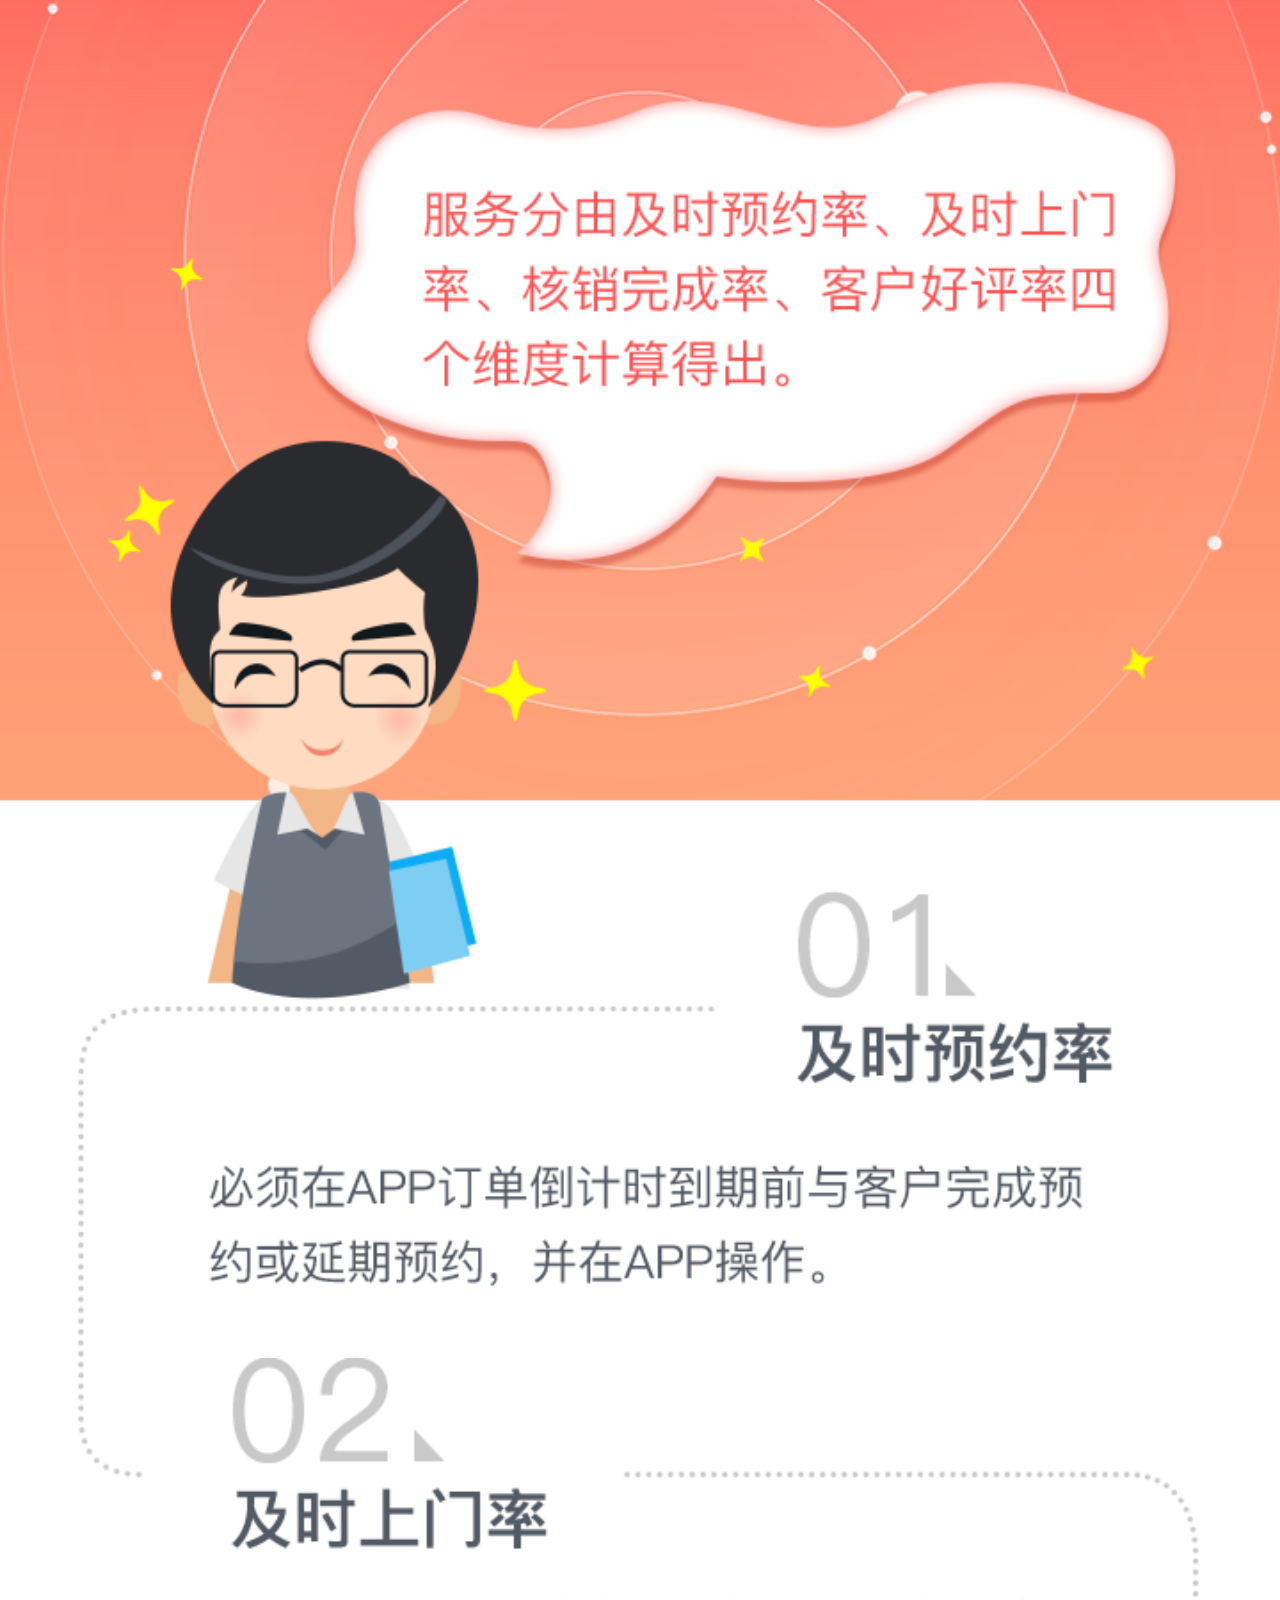
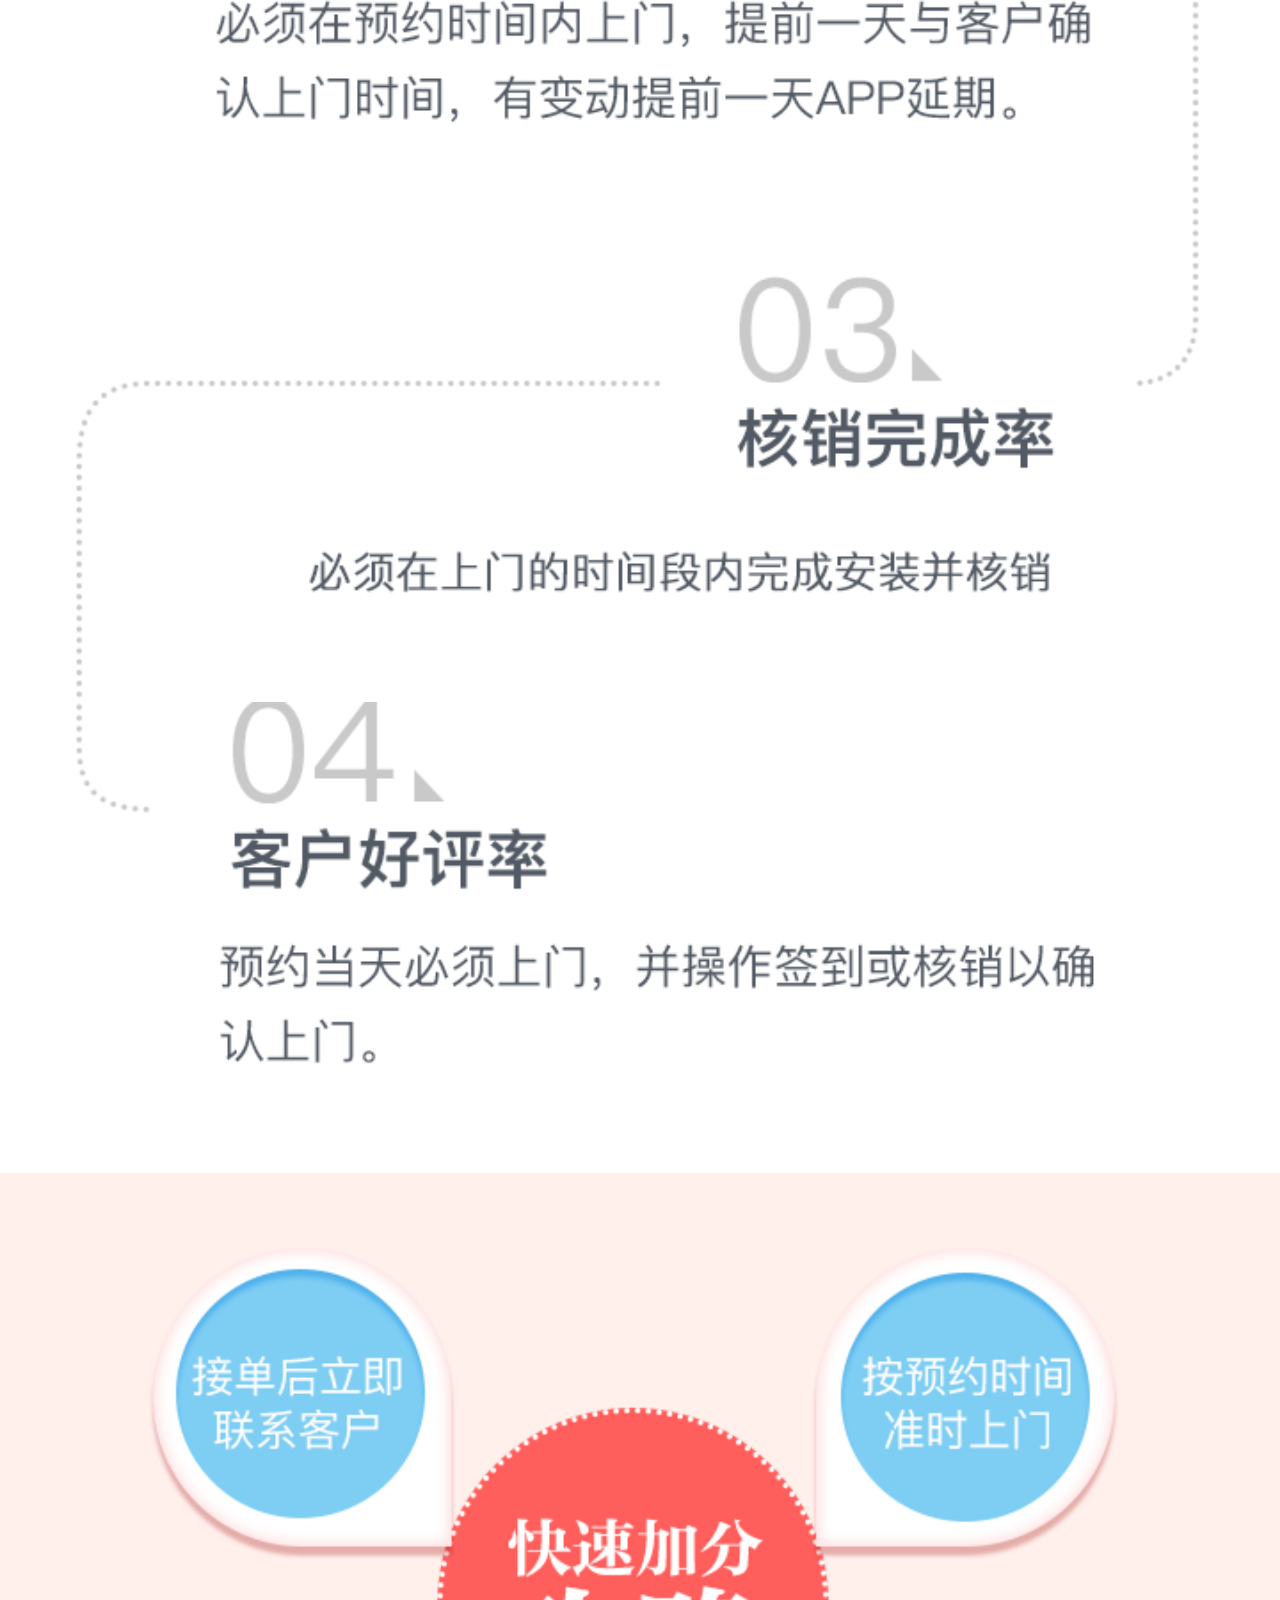
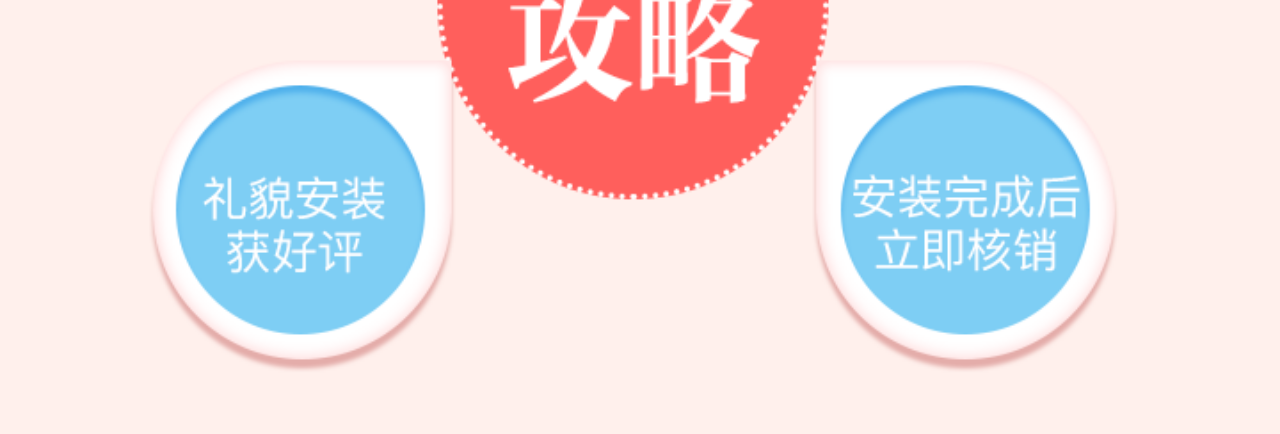
<file: doc-description.html>
<!DOCTYPE html>
<html lang="zh-cn">
<head>
  <meta charset="UTF-8"/>
  <title>Document</title>
  <meta name="viewport" content="width=device-width, initial-scale=1,user-scalable=no">
  <link href="style/css/mzui.css" rel="stylesheet">
</head>
<body>
  <div class="docmain">
    <img class="img1" src="style/img/pic_0.png" />
    <img class="img1" src="style/img/pic_1.png" />
    <img class="img1" src="style/img/pic_2.png" />
    <img class="img1" src="style/img/pic_3.png" />
    <img class="img1" src="style/img/pic_4.png" />
    <img class="img1" src="style/img/pic_5.png" />
  </div>
</body>
</html>
</file>
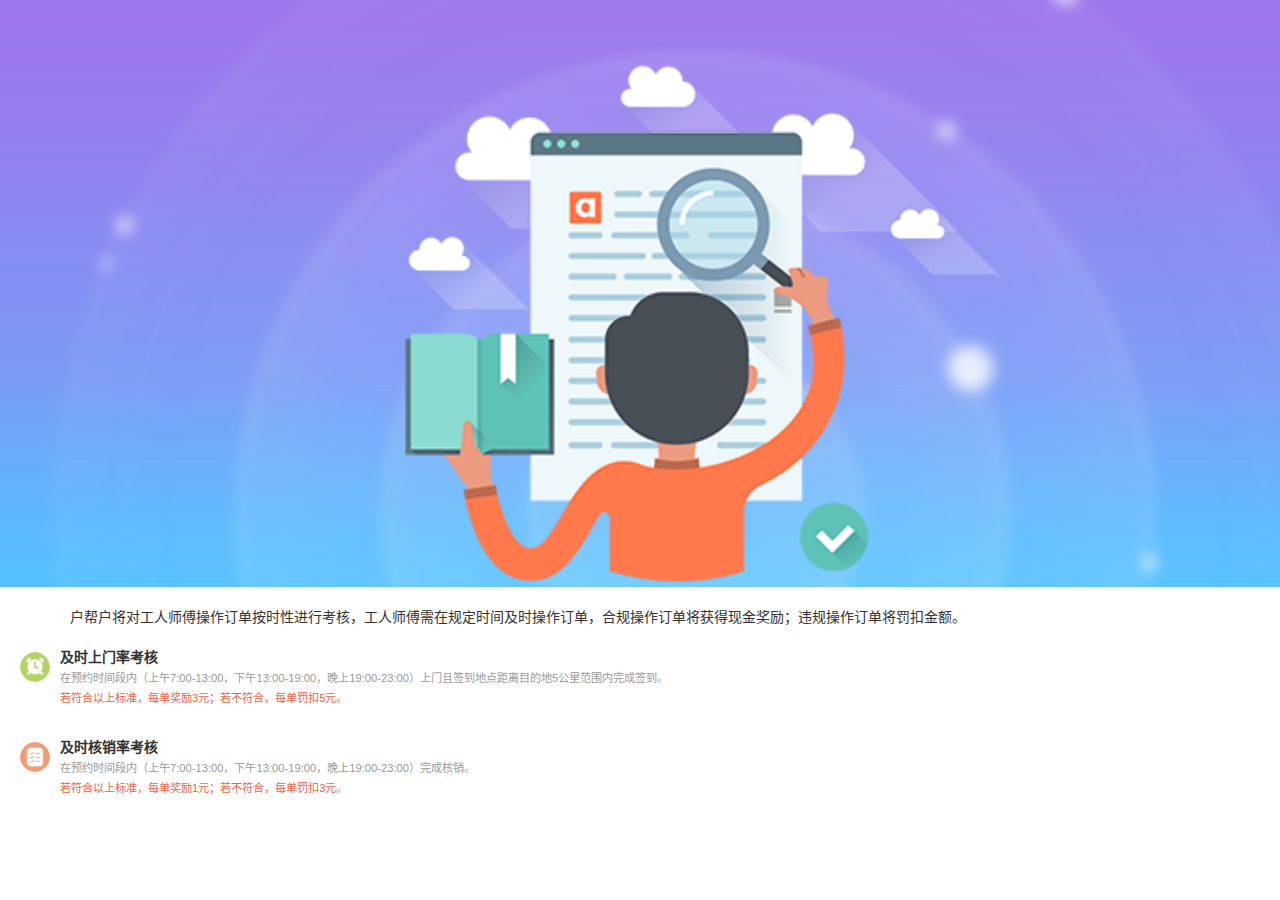
<file: doc.html>
<!DOCTYPE html>
<html lang="zh-cn">
<head>
  <meta charset="UTF-8"/>
  <title>奖惩规则</title>
  <meta name="viewport" content="width=device-width, initial-scale=1,user-scalable=no">
  <link href="style/css/mzui.css" rel="stylesheet">
</head>
<body class="docmain">
    <img class="img1" src="style/img/pic.png" />
    <div class="container" style="margin-top:1rem">
      <div class="container">
        <p>户帮户将对工人师傅操作订单按时性进行考核，工人师傅需在规定时间及时操作订单，合规操作订单将获得现金奖励；违规操作订单将罚扣金额。</p>
      </div>
    </div>
    <div class="list">
      <div class="item with-avatar multi-lines">
        <div class="avatar circle"><img class="img2" src="style/img/icon_1.png" /></div>
        <div class="content">
          <div class="t-title">及时上门率考核</div>
          <div>
            <small class="muted">在预约时间段内（上午7:00-13:00，下午13:00-19:00，晚上19:00-23:00）上门且签到地点距离目的地5公里范围内完成签到。</small><br>
            <small class="text-danger">若符合以上标准，每单奖励3元；若不符合，每单罚扣5元。</small>
          </div>
        </div>
      </div>
      <div class="item with-avatar multi-lines">
        <div class="avatar circle"><img class="img2" src="style/img/icon_3.png" /></div>
        <div class="content">
          <div class="t-title">及时核销率考核</div>
          <div>
            <small class="muted">在预约时间段内（上午7:00-13:00，下午13:00-19:00，晚上19:00-23:00）完成核销。</small><br>
            <small class="text-danger">若符合以上标准，每单奖励1元；若不符合，每单罚扣3元。</small>
          </div>
        </div>
      </div>
    </div>
</body>
</html>
</file>
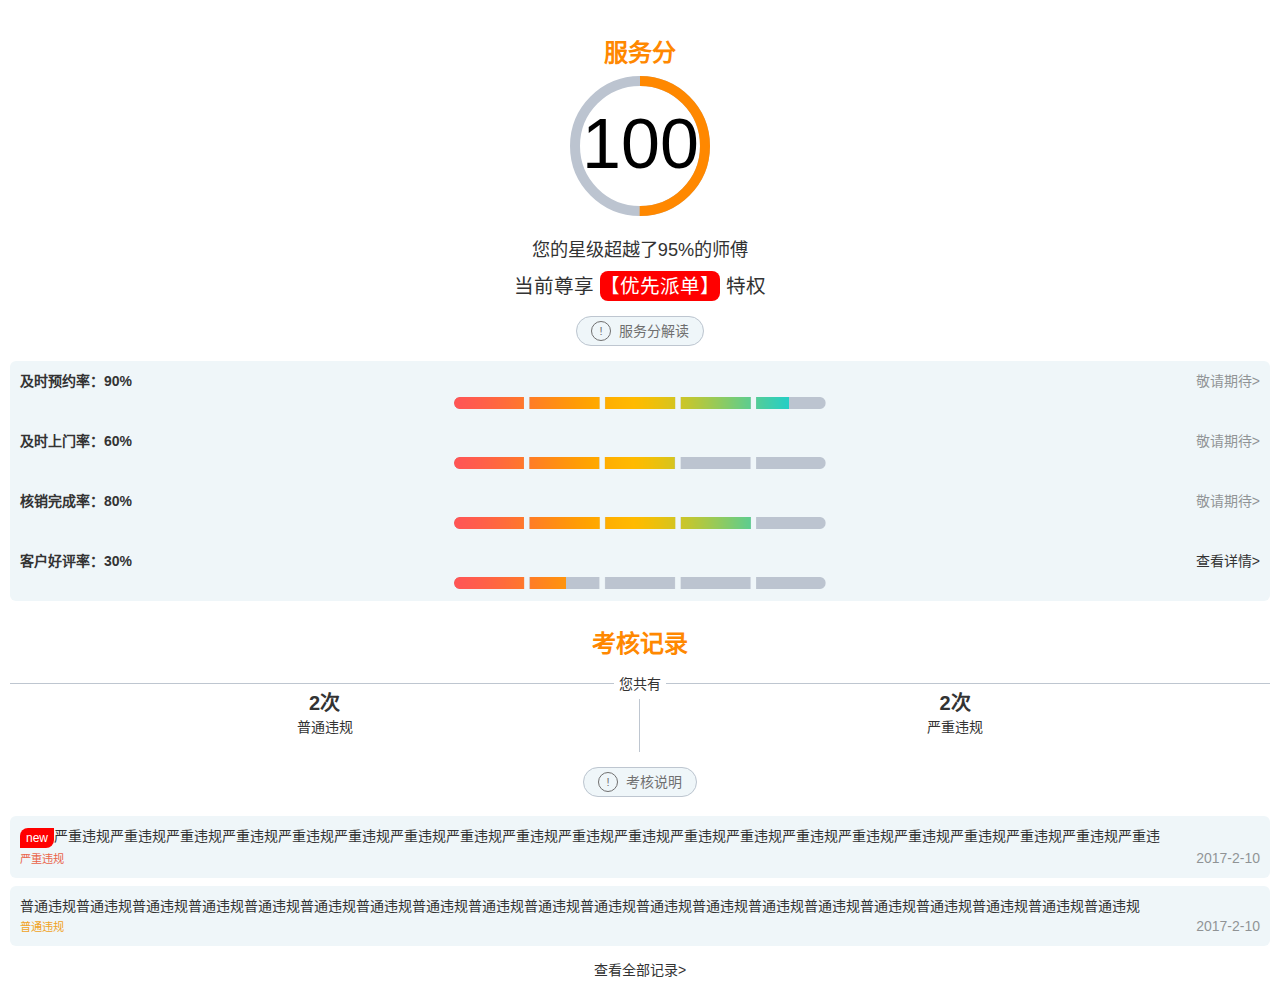
<file: index1.html>
<!DOCTYPE html>
<html lang="zh-cn">
<head>
  <meta charset="UTF-8"/>
  <title>Document</title>
  <meta name="viewport" content="width=device-width, initial-scale=1,user-scalable=no">
  <link href="style/css/mzui.css" rel="stylesheet">
</head>
<body class="recording">
  <h1 class="row-h1 text-center">服务分</h1>
  <div style="width:141px;height:141px;margin:0 auto;">
  <svg style="width:100%;height:100%">
      <text style="fill:black;text-anchor: middle;pointer-events: auto;" font-size="70" x="50%" y="50%" dy=".3em">100</text>
      <circle cx="70" cy="70" r="65" stroke-width="10" stroke="#bcc4d0" fill="none"></circle>
      <circle id="c1" cx="70" cy="70" r="65" stroke-width="10" stroke="#ff8800" fill="none" style="transform:rotate(-90deg) translate(-140px, 0px)" stroke-dasharray=""></circle>
    </svg>
  </div>
  <div style="margin:1rem 0">
  <p class="stress" style="font-size:1.3em">您的星级超越了95%的师傅</p>
  <p class="stress">当前尊享<small class="textsmall">【优先派单】</small>特权</p>
  </div>
  <p class="text-center"><a class="doc_description" href="doc-description.html"><small class="avatar circle outline textsmall">!</small>服务分解读</a></p>

  <div class="list service-points">
    <div class="item multi-lines with-avatar">
      <div class="content">
        <div>
          <b>及时预约率：90%</b>
          <a class="pull-right muted">敬请期待></a>
        </div>
        <div class="progress-h1">
          <div class="progress-sub" style="width:90%"></div>
        </div>
      </div>
    </div>
    <div class="item multi-lines with-avatar">
      <div class="content">
        <div>
          <b>及时上门率：60%</b>
          <a class="pull-right muted">敬请期待></a>
        </div>
        <div class="progress-h1">
          <div class="progress-sub" style="width:60%"></div>
        </div>
      </div>
    </div>
    <div class="item multi-lines with-avatar">
      <div class="content">
        <div>
          <b>核销完成率：80%</b>
          <a class="pull-right muted">敬请期待></a>
        </div>
        <div class="progress-h1">
          <div class="progress-sub" style="width:80%"></div>
        </div>
      </div>
    </div>
    <div class="item multi-lines with-avatar">
      <div class="content">
        <div>
          <b>客户好评率：30%</b>
          <a href="index.html" class="pull-right">查看详情></a>
        </div>
        <div class="progress-h1">
          <div class="progress-sub" style="width:30%"></div>
        </div>
      </div>
    </div>
  </div>

  <h1 class="row-h1 text-center">考核记录</h1>
  <div class="weigui-boxp">
    <div class="row relative weigui-box">
      <span class="weigui-span">您共有</span>
      <div class="cell-6 text-center weigui-right">
        <p class="weigui"><b>2次</b><br>普通违规</p>
      </div>
      <div class="cell-6 text-center">
        <p class="weigui"><b>2次</b><br>严重违规</p>
      </div>
    </div>
  </div>

  <p class="text-center"><a class="doc_description" href="doc.html"><small class="avatar circle outline textsmall">!</small>考核说明</a></p>
  <div class="list recording">
    <div class="item multi-lines with-avatar row-padding">
      <div class="content row-bg">
        <span class="title"><small class="label  new">new</small>严重违规严重违规严重违规严重违规严重违规严重违规严重违规严重违规严重违规严重违规严重违规严重违规严重违规严重违规严重违规严重违规严重违规严重违规严重违规严重违</span>
        <div>
          <small class="text-red">严重违规</small>
          <div class="pull-right muted">2017-2-10</div>
        </div>
      </div>
    </div>
    <div class="item multi-lines with-avatar row-padding">
      <div class="content row-bg">
        <span class="title">普通违规普通违规普通违规普通违规普通违规普通违规普通违规普通违规普通违规普通违规普通违规普通违规普通违规普通违规普通违规普通违规普通违规普通违规普通违规普通违规</span>
        <div>
          <small class="text-yellow">普通违规</small>
          <div class="pull-right muted">2017-2-10</div>
        </div>
      </div>
    </div>
  </div>
  <p  class="text-center"><a href="recording.html">查看全部记录></a></p>
  <script>
	var circle = document.getElementById("c1");
	var percent = .5, perimeter = Math.PI * 2 * 65;
  circle.setAttribute('stroke-dasharray', perimeter * percent + " " + perimeter * (1- percent));
	</script>
</body>
</html>
</file>
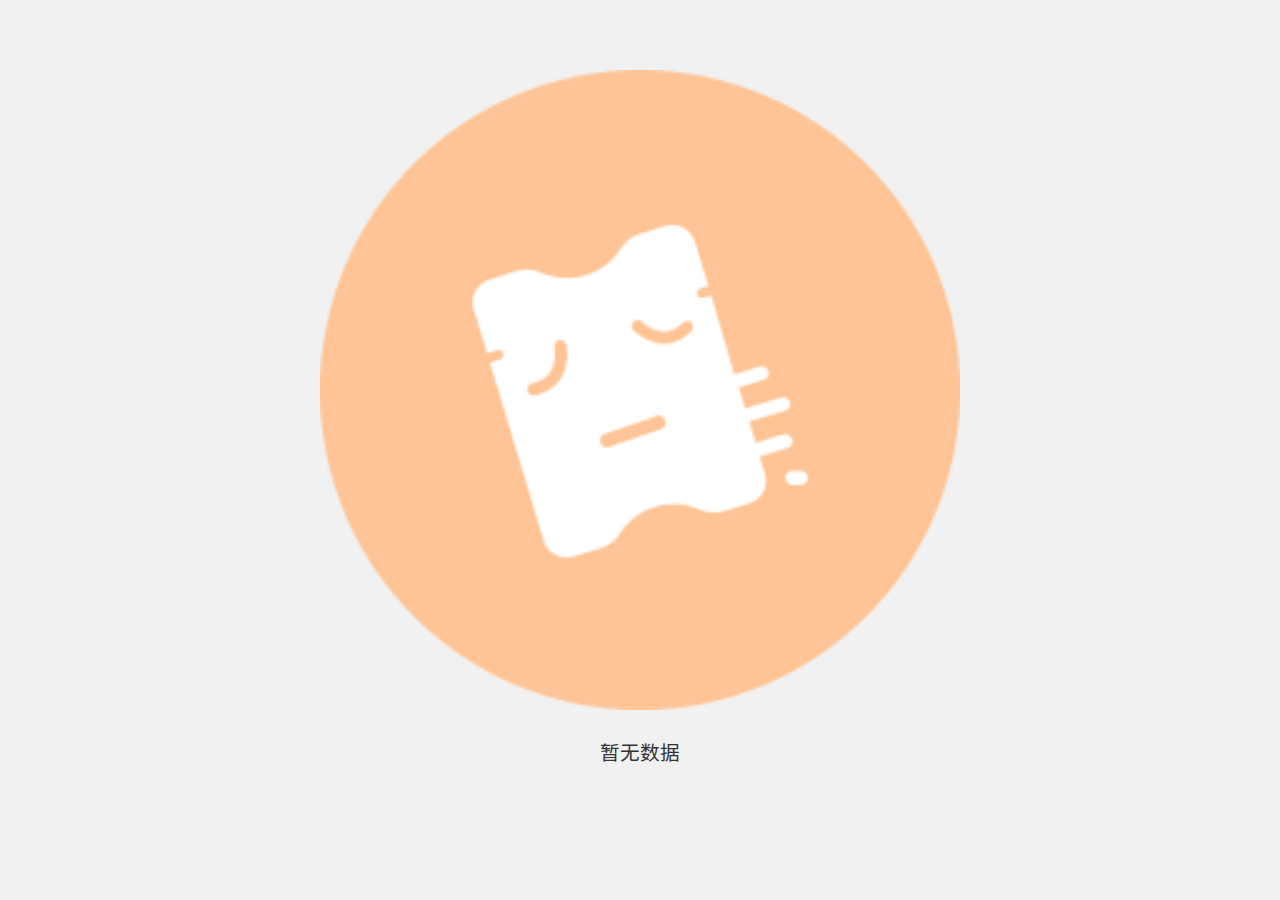
<file: null.html>
<!DOCTYPE html>
<html lang="zh-cn">
<head>
  <meta charset="UTF-8"/>
  <title>Document</title>
  <meta name="viewport" content="width=device-width, initial-scale=1, user-scalable=no">
  <link href="style/css/mzui.css" rel="stylesheet">
</head>
<body>
    <img src="style/img/nullpic.png" style="display:block;width:50%; margin:3.5rem auto 1.5rem;">
    <p class="stress" style="text-align: center;" >暂无数据</p>
</body>
</html>
</file>
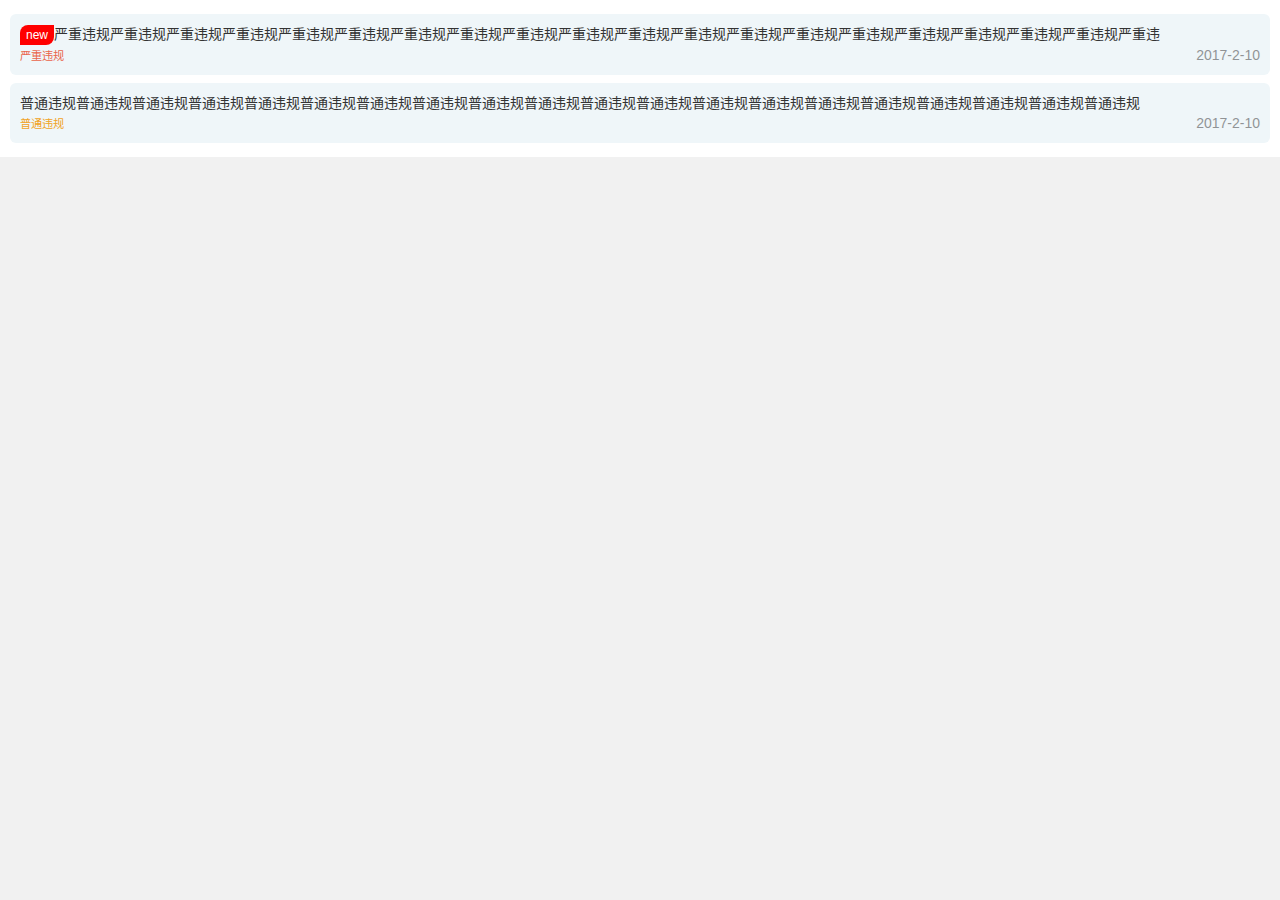
<file: recording.html>
<!DOCTYPE html>
<html lang="zh-cn">
<head>
  <meta charset="UTF-8"/>
  <title>Document</title>
  <meta name="viewport" content="width=device-width, initial-scale=1,user-scalable=no">
  <link href="style/css/mzui.css" rel="stylesheet">
</head>
<body>
  <div class="list recording">
    <div class="item multi-lines with-avatar row-padding">
      <div class="content row-bg">
        <span class="title"><small class="label new">new</small>严重违规严重违规严重违规严重违规严重违规严重违规严重违规严重违规严重违规严重违规严重违规严重违规严重违规严重违规严重违规严重违规严重违规严重违规严重违规严重违</span>
        <div>
          <small class="text-red">严重违规</small>
          <div class="pull-right muted">2017-2-10</div>
        </div>
      </div>
    </div>
    <div class="item multi-lines with-avatar row-padding">
      <div class="content row-bg">
        <span class="title">普通违规普通违规普通违规普通违规普通违规普通违规普通违规普通违规普通违规普通违规普通违规普通违规普通违规普通违规普通违规普通违规普通违规普通违规普通违规普通违规</span>
        <div>
          <small class="text-yellow">普通违规</small>
          <div class="pull-right muted">2017-2-10</div>
        </div>
      </div>
    </div>
  </div>
</body>
</html>
</file>
